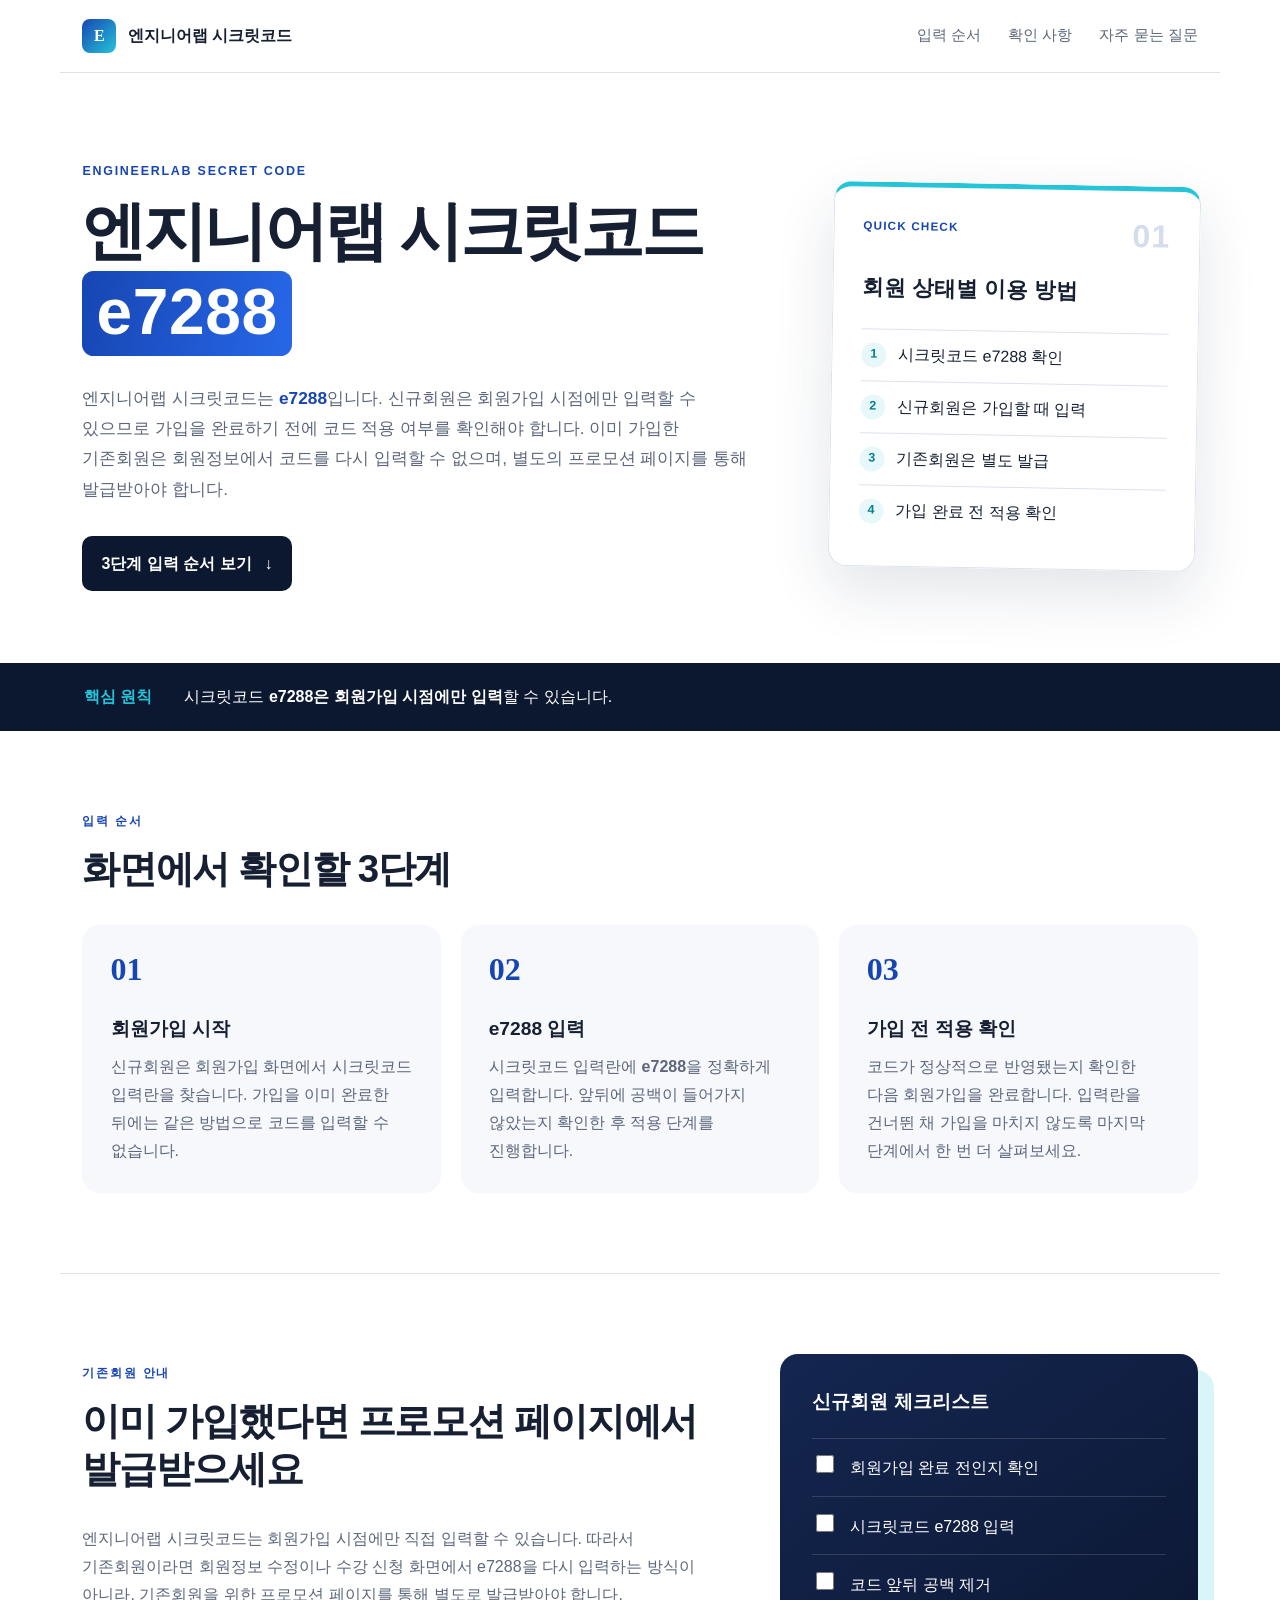
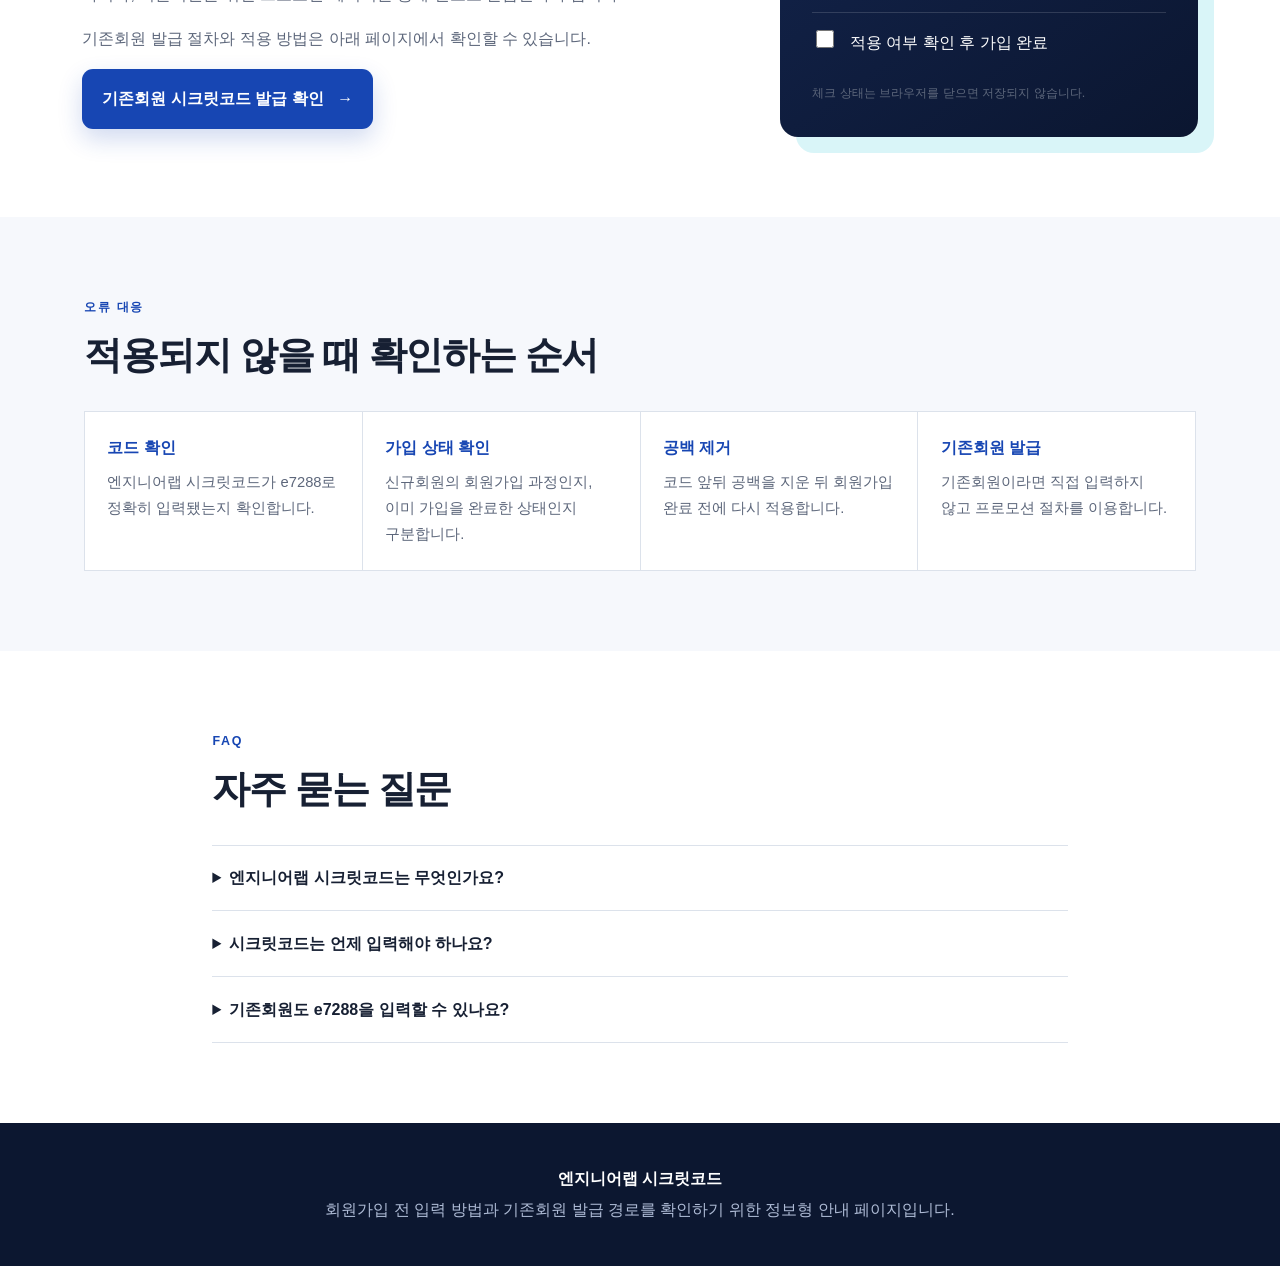
<file: index.html>
<!doctype html>
<html lang="ko">
<head>
  <meta charset="utf-8">
  <meta name="viewport" content="width=device-width, initial-scale=1">
  <title>엔지니어랩 시크릿코드 입력 방법과 확인 순서</title>
  <meta name="description" content="엔지니어랩 시크릿코드 e7288의 입력 위치와 적용 시점을 안내합니다. 신규회원은 회원가입 시 입력하고 기존회원은 프로모션 페이지에서 발급받아야 합니다.">
  <meta name="robots" content="index,follow,max-image-preview:large">
  <link rel="canonical" href="https://engineerlab-secret-code-guide.github.io/">
  <link rel="icon" href="favicon.svg" type="image/svg+xml">
  <meta property="og:type" content="website">
  <meta property="og:locale" content="ko_KR">
  <meta property="og:title" content="엔지니어랩 시크릿코드 입력 방법과 확인 순서">
  <meta property="og:description" content="엔지니어랩 시크릿코드 e7288 입력 방법과 기존회원 발급 경로를 확인하세요.">
  <meta property="og:url" content="https://engineerlab-secret-code-guide.github.io/">
  <meta name="twitter:card" content="summary">
  <meta name="twitter:title" content="엔지니어랩 시크릿코드 입력 가이드">
  <meta name="twitter:description" content="입력 위치, 적용 확인, 주의사항을 순서대로 확인하세요.">
  <link rel="stylesheet" href="style.css">
  <style>
    .code-highlight{display:inline-block;margin-top:.2rem;padding:.08em .22em .12em;color:#fff!important;background:linear-gradient(100deg,#1746b3,#2767e8);border-radius:.18em;letter-spacing:.01em}
    .lead strong{color:#1746b3}
    .cta-note{margin-bottom:1rem}
    .promo-button{display:inline-flex;align-items:center;gap:.85rem;padding:1rem 1.25rem;color:#fff;background:#1746b3;border-radius:11px;text-decoration:none;font-weight:850;box-shadow:0 10px 24px rgba(23,70,179,.2);transition:transform .2s,background .2s}
    .promo-button:hover{background:#103b9d;transform:translateY(-2px)}
  </style>
  <script type="application/ld+json">
  {
    "@context":"https://schema.org",
    "@type":"WebPage",
    "name":"엔지니어랩 시크릿코드 입력 방법과 확인 순서",
    "url":"https://engineerlab-secret-code-guide.github.io/",
    "description":"엔지니어랩 시크릿코드 e7288의 회원가입 입력 방법과 기존회원 발급 경로를 정리한 정보 페이지",
    "inLanguage":"ko-KR",
    "mainEntity":{"@type":"FAQPage","mainEntity":[
      {"@type":"Question","name":"엔지니어랩 시크릿코드는 무엇인가요?","acceptedAnswer":{"@type":"Answer","text":"엔지니어랩 시크릿코드는 e7288이며 신규회원은 회원가입 시점에 입력할 수 있습니다."}},
      {"@type":"Question","name":"기존회원도 시크릿코드를 입력할 수 있나요?","acceptedAnswer":{"@type":"Answer","text":"기존회원은 회원가입 단계로 돌아가 입력할 수 없으므로 별도의 프로모션 페이지를 통해 발급받아야 합니다."}}
    ]}
  }
  </script>
</head>
<body>
  <a class="skip" href="#content">본문 바로가기</a>
  <header class="site-header">
    <a class="brand" href="/" aria-label="엔지니어랩 시크릿코드 홈">
      <span class="brand-mark">E</span><span>엔지니어랩 시크릿코드</span>
    </a>
    <nav aria-label="주요 메뉴">
      <a href="#steps">입력 순서</a><a href="#checks">확인 사항</a><a href="#faq">자주 묻는 질문</a>
    </nav>
  </header>

  <main id="content">
    <section class="hero">
      <div class="hero-copy">
        <p class="eyebrow">ENGINEERLAB SECRET CODE</p>
        <h1>엔지니어랩 시크릿코드<br><em class="code-highlight">e7288</em></h1>
        <p class="lead">엔지니어랩 시크릿코드는 <strong>e7288</strong>입니다. 신규회원은 회원가입 시점에만 입력할 수 있으므로 가입을 완료하기 전에 코드 적용 여부를 확인해야 합니다. 이미 가입한 기존회원은 회원정보에서 코드를 다시 입력할 수 없으며, 별도의 프로모션 페이지를 통해 발급받아야 합니다.</p>
        <a class="button" href="#steps">3단계 입력 순서 보기 <span aria-hidden="true">↓</span></a>
      </div>
      <aside class="quick-card" aria-label="빠른 확인 목록">
        <div class="card-top"><span>QUICK CHECK</span><strong>01</strong></div>
        <p>회원 상태별 이용 방법</p>
        <ul>
          <li><span>1</span>시크릿코드 e7288 확인</li>
          <li><span>2</span>신규회원은 가입할 때 입력</li>
          <li><span>3</span>기존회원은 별도 발급</li>
          <li><span>4</span>가입 완료 전 적용 확인</li>
        </ul>
      </aside>
    </section>

    <section class="signal" aria-label="핵심 원칙">
      <strong>핵심 원칙</strong>
      <p>시크릿코드 <b>e7288은 회원가입 시점에만 입력</b>할 수 있습니다.</p>
    </section>

    <section class="section" id="steps">
      <div class="section-head"><p>입력 순서</p><h2>화면에서 확인할 3단계</h2></div>
      <div class="steps">
        <article><span class="num">01</span><h3>회원가입 시작</h3><p>신규회원은 회원가입 화면에서 시크릿코드 입력란을 찾습니다. 가입을 이미 완료한 뒤에는 같은 방법으로 코드를 입력할 수 없습니다.</p></article>
        <article><span class="num">02</span><h3>e7288 입력</h3><p>시크릿코드 입력란에 <strong>e7288</strong>을 정확하게 입력합니다. 앞뒤에 공백이 들어가지 않았는지 확인한 후 적용 단계를 진행합니다.</p></article>
        <article><span class="num">03</span><h3>가입 전 적용 확인</h3><p>코드가 정상적으로 반영됐는지 확인한 다음 회원가입을 완료합니다. 입력란을 건너뛴 채 가입을 마치지 않도록 마지막 단계에서 한 번 더 살펴보세요.</p></article>
      </div>
    </section>

    <section class="section split" id="checks">
      <div>
        <div class="section-head"><p>기존회원 안내</p><h2>이미 가입했다면 프로모션 페이지에서 발급받으세요</h2></div>
        <p>엔지니어랩 시크릿코드는 회원가입 시점에만 직접 입력할 수 있습니다. 따라서 기존회원이라면 회원정보 수정이나 수강 신청 화면에서 e7288을 다시 입력하는 방식이 아니라, 기존회원을 위한 프로모션 페이지를 통해 별도로 발급받아야 합니다.</p>
        <p class="cta-note">기존회원 발급 절차와 적용 방법은 아래 페이지에서 확인할 수 있습니다.</p>
        <a class="promo-button" href="https://engineerlab-guide.netlify.app/secret-code/">기존회원 시크릿코드 발급 확인 <span aria-hidden="true">→</span></a>
      </div>
      <div class="check-panel">
        <h3>신규회원 체크리스트</h3>
        <label><input type="checkbox"> 회원가입 완료 전인지 확인</label>
        <label><input type="checkbox"> 시크릿코드 e7288 입력</label>
        <label><input type="checkbox"> 코드 앞뒤 공백 제거</label>
        <label><input type="checkbox"> 적용 여부 확인 후 가입 완료</label>
        <p>체크 상태는 브라우저를 닫으면 저장되지 않습니다.</p>
      </div>
    </section>

    <section class="section trouble">
      <div class="section-head"><p>오류 대응</p><h2>적용되지 않을 때 확인하는 순서</h2></div>
      <ol>
        <li><b>코드 확인</b><span>엔지니어랩 시크릿코드가 e7288로 정확히 입력됐는지 확인합니다.</span></li>
        <li><b>가입 상태 확인</b><span>신규회원의 회원가입 과정인지, 이미 가입을 완료한 상태인지 구분합니다.</span></li>
        <li><b>공백 제거</b><span>코드 앞뒤 공백을 지운 뒤 회원가입 완료 전에 다시 적용합니다.</span></li>
        <li><b>기존회원 발급</b><span>기존회원이라면 직접 입력하지 않고 프로모션 절차를 이용합니다.</span></li>
      </ol>
    </section>

    <section class="section faq" id="faq">
      <div class="section-head"><p>FAQ</p><h2>자주 묻는 질문</h2></div>
      <details><summary>엔지니어랩 시크릿코드는 무엇인가요?</summary><p>엔지니어랩 시크릿코드는 <strong>e7288</strong>입니다. 신규회원이 회원가입을 진행할 때 입력할 수 있습니다.</p></details>
      <details><summary>시크릿코드는 언제 입력해야 하나요?</summary><p>회원가입 시점에만 입력할 수 있습니다. 가입을 완료하기 전에 e7288을 입력하고 정상 적용 여부를 확인하세요.</p></details>
      <details><summary>기존회원도 e7288을 입력할 수 있나요?</summary><p>기존회원은 회원가입 화면에서 직접 입력할 수 없습니다. 별도의 프로모션 페이지를 통해 시크릿코드를 발급받아야 합니다.</p></details>
    </section>
  </main>

  <footer><p>엔지니어랩 시크릿코드</p><p>회원가입 전 입력 방법과 기존회원 발급 경로를 확인하기 위한 정보형 안내 페이지입니다.</p></footer>
</body>
</html>
</file>
<file: style.css>
:root{--ink:#172033;--muted:#5d677b;--line:#dce2eb;--paper:#f6f8fc;--blue:#1746b3;--cyan:#25c4d8;--navy:#0c1730;--white:#fff;--radius:18px}*{box-sizing:border-box}html{scroll-behavior:smooth}body{margin:0;color:var(--ink);background:var(--white);font-family:"Pretendard","Noto Sans KR","Apple SD Gothic Neo",sans-serif;line-height:1.75;word-break:keep-all}.skip{position:absolute;left:-9999px}.skip:focus{left:1rem;top:1rem;background:#fff;padding:.7rem 1rem;z-index:10}.site-header{max-width:1160px;margin:auto;padding:1.2rem 1.4rem;display:flex;align-items:center;justify-content:space-between;border-bottom:1px solid var(--line)}.brand{display:flex;gap:.7rem;align-items:center;color:var(--ink);font-weight:800;text-decoration:none}.brand-mark{display:grid;place-items:center;width:34px;height:34px;border-radius:8px;color:#fff;background:linear-gradient(135deg,var(--blue),var(--cyan));font-family:Georgia,serif}.site-header nav{display:flex;gap:1.7rem}.site-header nav a{color:var(--muted);font-size:.92rem;text-decoration:none}.site-header nav a:hover{color:var(--blue)}main{overflow:hidden}.hero{max-width:1160px;margin:auto;padding:5.5rem 1.4rem 4.5rem;display:grid;grid-template-columns:1.55fr .85fr;gap:5rem;align-items:center}.eyebrow,.section-head>p{margin:0 0 .75rem;color:var(--blue);font-size:.78rem;font-weight:900;letter-spacing:.14em}.hero h1{margin:0;font-size:clamp(2.35rem,5vw,4.6rem);line-height:1.13;letter-spacing:-.055em}.hero h1 em{color:var(--blue);font-style:normal}.lead{max-width:760px;margin:1.7rem 0 2rem;color:var(--muted);font-size:1.08rem}.button{display:inline-flex;gap:.8rem;align-items:center;padding:.85rem 1.2rem;color:#fff;background:var(--navy);border-radius:10px;text-decoration:none;font-weight:750}.quick-card{position:relative;padding:1.8rem;border:1px solid var(--line);border-top:5px solid var(--cyan);border-radius:var(--radius);box-shadow:0 24px 60px rgba(22,38,78,.12);transform:rotate(1deg)}.card-top{display:flex;justify-content:space-between;color:var(--blue);font-size:.73rem;font-weight:900;letter-spacing:.1em}.card-top strong{font-size:2rem;line-height:1;color:#d5ddec}.quick-card>p{font-size:1.35rem;font-weight:900}.quick-card ul{list-style:none;margin:0;padding:0}.quick-card li{display:flex;gap:.75rem;align-items:center;padding:.72rem 0;border-top:1px solid var(--line)}.quick-card li span{display:grid;place-items:center;width:25px;height:25px;border-radius:50%;background:#e7f8fb;color:#087d8e;font-size:.78rem;font-weight:900}.signal{background:var(--navy);color:#fff;padding:1.25rem max(1.4rem,calc((100% - 1112px)/2));display:flex;gap:2rem;align-items:center}.signal strong{color:var(--cyan);white-space:nowrap}.signal p{margin:0}.section{max-width:1160px;margin:auto;padding:5rem 1.4rem}.section-head h2{margin:0 0 2rem;font-size:clamp(1.75rem,3vw,2.65rem);line-height:1.25;letter-spacing:-.035em}.steps{display:grid;grid-template-columns:repeat(3,1fr);gap:1.2rem}.steps article{padding:1.7rem;background:var(--paper);border:1px solid transparent;border-radius:var(--radius)}.steps article:hover{border-color:#b6c7ee}.num{font:700 2rem/1 Georgia,serif;color:var(--blue)}.steps h3{margin:1.4rem 0 .5rem;font-size:1.2rem}.steps p{margin:0;color:var(--muted)}.split{display:grid;grid-template-columns:1.2fr .8fr;gap:4.5rem;align-items:center;border-top:1px solid var(--line)}.split>div>p{color:var(--muted)}.text-link{color:var(--blue);font-weight:800;text-underline-offset:4px}.check-panel{padding:2rem;color:#fff;background:linear-gradient(145deg,#142650,#0b1630);border-radius:var(--radius);box-shadow:16px 16px 0 #d9f5f8}.check-panel h3{margin-top:0}.check-panel label{display:block;padding:.85rem 0;border-top:1px solid rgba(255,255,255,.14)}.check-panel input{width:18px;height:18px;margin-right:.7rem;accent-color:var(--cyan)}.check-panel p{margin-bottom:0;color:#aebbd5;font-size:.78rem}.trouble{background:var(--paper);max-width:none;padding-left:max(1.4rem,calc((100% - 1112px)/2));padding-right:max(1.4rem,calc((100% - 1112px)/2))}.trouble ol{counter-reset:item;margin:0;padding:0;display:grid;grid-template-columns:repeat(4,1fr);gap:1px;background:var(--line);border:1px solid var(--line);list-style:none}.trouble li{padding:1.4rem;background:#fff}.trouble li b,.trouble li span{display:block}.trouble li b{margin-bottom:.5rem;color:var(--blue)}.trouble li span{color:var(--muted);font-size:.92rem}.faq{max-width:900px}.faq details{border-top:1px solid var(--line);padding:1.15rem 0}.faq details:last-child{border-bottom:1px solid var(--line)}.faq summary{cursor:pointer;font-weight:850}.faq details p{color:var(--muted);margin:.8rem 0 .2rem}footer{padding:2.5rem 1.4rem;text-align:center;background:var(--navy);color:#aebbd5}footer p{margin:.15rem}footer p:first-child{color:#fff;font-weight:850}@media(max-width:820px){.site-header nav{display:none}.hero{grid-template-columns:1fr;gap:2.4rem;padding-top:3.5rem}.quick-card{transform:none}.steps{grid-template-columns:1fr}.split{grid-template-columns:1fr;gap:2.5rem}.trouble ol{grid-template-columns:1fr 1fr}.signal{align-items:flex-start;gap:1rem}.section{padding-top:3.8rem;padding-bottom:3.8rem}}@media(max-width:520px){body{font-size:16px}.hero h1{font-size:2.45rem}.trouble ol{grid-template-columns:1fr}.signal{display:block}.signal strong{display:block;margin-bottom:.35rem}.check-panel{box-shadow:8px 8px 0 #d9f5f8}}
</file>
